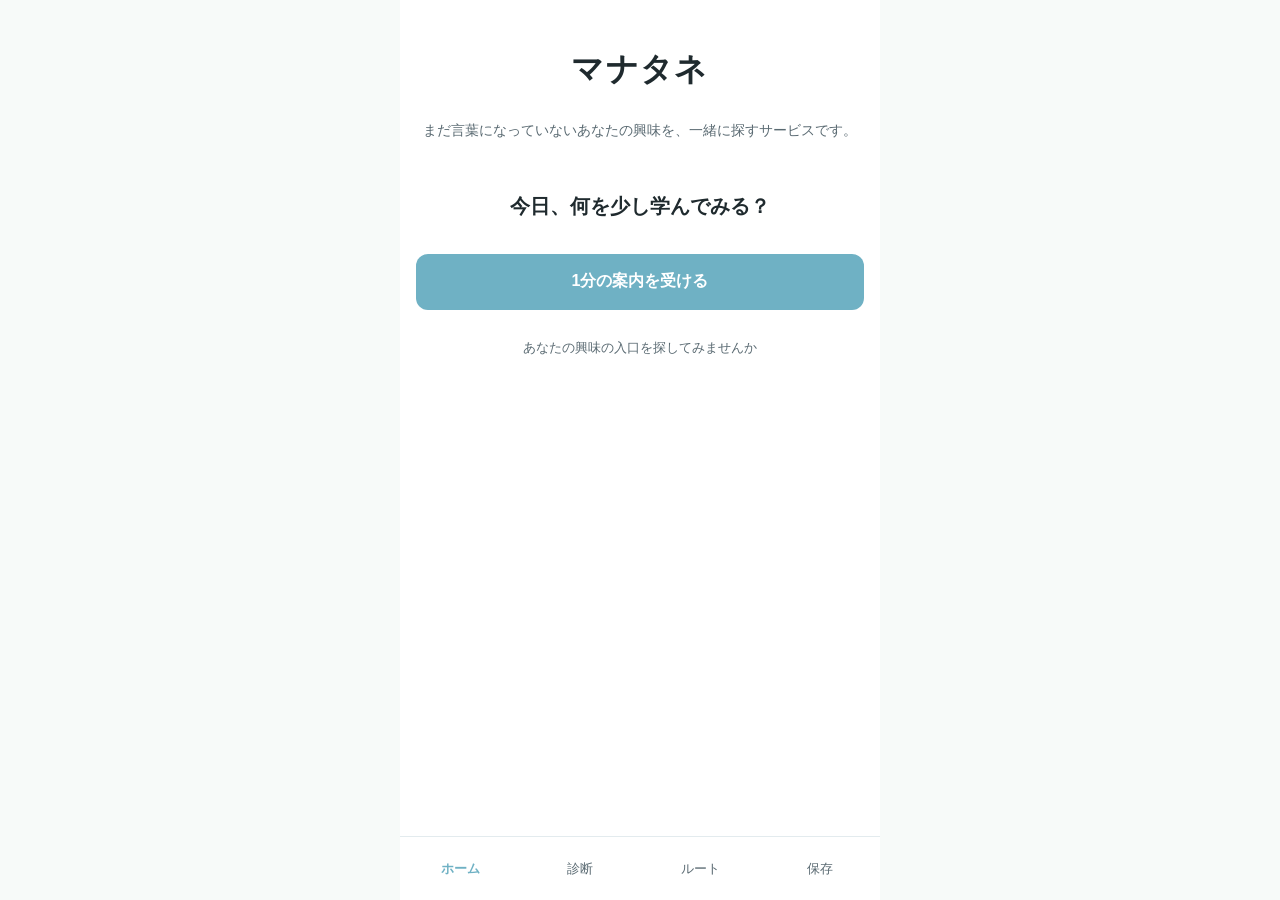
<file: index.html>
<!DOCTYPE html>
<html lang="ja">
<head>
  <meta charset="UTF-8">
  <meta name="viewport" content="width=device-width, initial-scale=1.0, maximum-scale=1.0, user-scalable=no">
  <meta name="description" content="マナタネ (manatane) は、今日の気分や目的に合わせて学び方の入口を1分で探すサービスのプロトタイプです。">
  <title>マナタネ (manatane) プロトタイプ</title>
  <link rel="stylesheet" href="css/style.css">
</head>
<body>
  <main class="app">
    <p class="storage-notice" data-storage-notice hidden>この環境では一時保存が利用できません。診断自体は利用できます。</p>


    <!-- 9.1 ホーム画面 -->
    <section class="screen" id="screen-home" data-screen="home">
      <div class="screen-body">
        <h1 class="brand">マナタネ</h1>
        <p class="service-desc">まだ言葉になっていないあなたの興味を、一緒に探すサービスです。</p>
        <p class="lead">今日、何を少し学んでみる？</p>
        <button class="btn btn-primary" data-action="start">1分の案内を受ける</button>
        <p class="invite">あなたの興味の入口を探してみませんか</p>
      </div>
    </section>

    <!-- 9.2 今日の目的選択画面 -->
    <section class="screen" id="screen-purpose" data-screen="purpose" hidden>
      <header class="screen-header">
        <button class="btn-back" data-action="back" aria-label="戻る">＜ 戻る</button>
        <h2 class="screen-title">今日学びたいのは、どんなことですか？</h2>
      </header>
      <div class="screen-body">
        <div class="card-list" id="purpose-list">
          <button class="card-btn" data-purpose="life">生活に役立てたい</button>
          <button class="card-btn" data-purpose="curiosity">知的好奇心を満たしたい</button>
          <button class="card-btn" data-purpose="hobby">趣味を深めたい</button>
          <button class="card-btn" data-purpose="sidejob">副業の種を探したい</button>
          <button class="card-btn" data-purpose="weakness">苦手を減らしたい</button>
          <button class="card-btn" data-purpose="browse">今日は眺めるだけ</button>
        </div>
      </div>
    </section>

    <!-- 9.3 診断形式選択画面 -->
    <section class="screen" id="screen-diagnosis-type" data-screen="diagnosis-type" hidden>
      <header class="screen-header">
        <button class="btn-back" data-action="back" aria-label="戻る">＜ 戻る</button>
        <h2 class="screen-title">どれで試しますか？</h2>
      </header>
      <div class="screen-body">
        <p class="desc">どれを選んでも、今日のあなたに合わせて案内します。</p>
        <div class="card-list">
          <button class="card-btn card-btn-rich" data-diagnosis="quiz">
            <span class="card-btn-title">クイズで試す</span>
            <span class="card-btn-desc">4つの問いから、興味の方向を一緒に探します。</span>
          </button>
          <button class="card-btn card-btn-rich" data-diagnosis="mood">
            <span class="card-btn-title">気分から見つける</span>
            <span class="card-btn-desc">今日の気分にそって、入口を見つけにいきます。</span>
          </button>
          <button class="card-btn card-btn-rich" data-diagnosis="topic">
            <span class="card-btn-title">気になることから探す</span>
            <span class="card-btn-desc">最近の興味を手がかりに、入口を探します。</span>
          </button>
          <button class="card-btn card-btn-rich" data-diagnosis="path">
            <span class="card-btn-title">これまでの学びから探す</span>
            <span class="card-btn-desc">これまで触れてきたことから、入口を探します。</span>
          </button>
          <button class="card-btn card-btn-rich" data-diagnosis="game">
            <span class="card-btn-title">ゲームで試す</span>
            <span class="card-btn-desc">短いゲームで遊びながら、興味の方向を見つけます。</span>
          </button>
        </div>
      </div>
    </section>

    <!-- 9.4 クイズ診断画面（diagnosis_type=quiz, 4組×知識設問+軸三択 交互方式） -->
    <section class="screen" id="screen-quiz" data-screen="quiz" hidden>
      <header class="screen-header">
        <button class="btn-back" data-action="back" aria-label="戻る">＜ 戻る</button>
        <h2 class="screen-title">1分クイズ</h2>
      </header>
      <div class="screen-body">
        <p class="progress" id="quiz-progress">問題 1 / 4</p>
        <div class="quiz-question" id="quiz-question">
          <p class="quiz-question-text">問題文がここに表示されます。</p>
        </div>
        <div class="card-list" id="quiz-answers">
          <button class="card-btn">選択肢1</button>
          <button class="card-btn">選択肢2</button>
          <button class="card-btn">選択肢3</button>
          <button class="card-btn">選択肢4</button>
        </div>
        <div class="quiz-feedback" id="quiz-feedback" hidden>
          <p class="quiz-feedback-text" id="quiz-feedback-text"></p>
          <p class="note" id="quiz-explanation"></p>
        </div>
        <div class="quiz-axis-block" id="quiz-axis-block" hidden>
          <p class="confidence-label" id="quiz-axis-question"></p>
          <div class="card-list" id="quiz-axis-answers"></div>
        </div>
      </div>
    </section>

    <!-- 9.5 「気分から見つける」画面（diagnosis_type=mood, 4問×4軸構成・補足文付き） -->
    <section class="screen" id="screen-mood" data-screen="mood" hidden>
      <header class="screen-header">
        <button class="btn-back" data-action="back" aria-label="戻る">＜ 戻る</button>
        <h2 class="screen-title">今日の学び方チェック</h2>
      </header>
      <div class="screen-body">
        <p class="progress" id="mood-progress">質問 1 / 4</p>
        <div class="quiz-question" id="mood-question">
          <p class="quiz-question-text">質問文がここに表示されます。</p>
        </div>
        <p class="note" id="mood-question-note">補足文がここに表示されます。</p>
        <div class="card-list" id="mood-answers">
          <button class="card-btn">選択肢</button>
        </div>
      </div>
    </section>

    <!-- 9.11 「気になることから探す」画面（diagnosis_type=topic, 4問×4軸構成） -->
    <section class="screen" id="screen-topic" data-screen="topic" hidden>
      <header class="screen-header">
        <button class="btn-back" data-action="back" aria-label="戻る">＜ 戻る</button>
        <h2 class="screen-title">気になることから探す</h2>
      </header>
      <div class="screen-body">
        <p class="progress" id="topic-progress">質問 1 / 4</p>
        <div class="quiz-question">
          <p class="quiz-question-text" id="topic-question-text">質問文がここに表示されます。</p>
        </div>
        <div class="card-list" id="topic-answers"></div>
      </div>
    </section>

    <!-- 9.12 「これまでの学びから探す」画面（diagnosis_type=path, 4問×4軸構成） -->
    <section class="screen" id="screen-path" data-screen="path" hidden>
      <header class="screen-header">
        <button class="btn-back" data-action="back" aria-label="戻る">＜ 戻る</button>
        <h2 class="screen-title">これまでの学びから探す</h2>
      </header>
      <div class="screen-body">
        <p class="progress" id="path-progress">質問 1 / 4</p>
        <div class="quiz-question">
          <p class="quiz-question-text" id="path-question-text">質問文がここに表示されます。</p>
        </div>
        <div class="card-list" id="path-answers"></div>
      </div>
    </section>

    <!-- 9.6.1 ゲーム選択画面 -->
    <section class="screen" id="screen-game-select" data-screen="game-select" hidden>
      <header class="screen-header">
        <button class="btn-back" data-action="back" aria-label="戻る">＜ 戻る</button>
        <h2 class="screen-title">どちらのゲームで試しますか？</h2>
      </header>
      <div class="screen-body">
        <div class="card-list">
          <button class="card-btn card-btn-rich" data-game="slide_puzzle">
            <span class="card-btn-title">スライドパズル</span>
            <span class="card-btn-desc">4×4のピースを順に並べるパズル（約30〜60秒）。</span>
          </button>
          <button class="card-btn card-btn-rich" data-game="maze">
            <span class="card-btn-title">迷路</span>
            <span class="card-btn-desc">8×8の経路をゴールまで進む（約30〜60秒）。</span>
          </button>
        </div>
        <p class="note">このゲーム結果は、今日の学び方を考えるための参考情報です。能力を確定するものではありません。</p>
      </div>
    </section>

    <!-- 9.6.2 スライドパズル4×4診断画面 -->
    <section class="screen" id="screen-slide-puzzle" data-screen="slide-puzzle" hidden>
      <header class="screen-header">
        <button class="btn-back" data-action="back" aria-label="戻る">＜ 戻る</button>
        <h2 class="screen-title">スライドパズル</h2>
      </header>
      <div class="screen-body">
        <p class="desc">ピースをタップして1から15まで順に並べてください。</p>
        <div class="game-status">
          <span class="game-timer" id="sp-timer">残り 120秒</span>
          <span class="game-meta" id="sp-moves">手数 0</span>
        </div>
        <div class="sp-board" id="sp-board" aria-label="スライドパズル盤面"></div>
        <div class="action-list">
          <button class="btn btn-primary" id="sp-start" data-action="game-start">スタート</button>
          <button class="btn btn-secondary" id="sp-reset" data-action="game-reset" hidden>もう一度シャッフル</button>
          <button class="btn btn-tertiary" id="sp-end" data-game-end hidden>結果を見る</button>
        </div>
        <p class="note">このゲーム結果は、今日の学び方を考えるための参考情報です。能力を確定するものではありません。</p>
      </div>
    </section>

    <!-- 9.6.3 迷路8×8診断画面 -->
    <section class="screen" id="screen-maze" data-screen="maze" hidden>
      <header class="screen-header">
        <button class="btn-back" data-action="back" aria-label="戻る">＜ 戻る</button>
        <h2 class="screen-title">迷路</h2>
      </header>
      <div class="screen-body">
        <p class="desc">スタートからゴールまで進んでください。</p>
        <div class="game-status">
          <span class="game-timer" id="mz-timer">残り 120秒</span>
        </div>
        <div class="mz-board" id="mz-board" aria-label="迷路盤面"></div>
        <div class="mz-dpad" aria-label="操作パッド">
          <button type="button" class="mz-dir mz-dir-up"    data-mz-dir="up"    aria-label="上へ">↑</button>
          <button type="button" class="mz-dir mz-dir-left"  data-mz-dir="left"  aria-label="左へ">←</button>
          <button type="button" class="mz-dir mz-dir-down"  data-mz-dir="down"  aria-label="下へ">↓</button>
          <button type="button" class="mz-dir mz-dir-right" data-mz-dir="right" aria-label="右へ">→</button>
        </div>
        <div class="action-list">
          <button class="btn btn-primary" id="mz-start" data-action="game-start">スタート</button>
          <button class="btn btn-secondary" id="mz-reset" data-action="game-reset" hidden>別の迷路を生成</button>
          <button class="btn btn-tertiary" id="mz-end" data-game-end hidden>結果を見る</button>
        </div>
        <p class="note">このゲーム結果は、今日の学び方を考えるための参考情報です。能力を確定するものではありません。</p>
      </div>
    </section>

    <!-- 9.7 診断結果画面 -->
    <section class="screen" id="screen-result" data-screen="result" hidden>
      <header class="screen-header">
        <button class="btn-back" data-action="back" aria-label="戻る">＜ 戻る</button>
        <h2 class="screen-title">今日の学び方の入口</h2>
      </header>
      <div class="screen-body">
        <div class="result-card">
          <p class="result-name" id="result-name">結果名</p>
          <p class="result-desc" id="result-desc">説明文</p>
          <div class="result-section">
            <h3 class="result-section-title">理由</h3>
            <ul class="result-list" id="result-reasons">
              <li>選択した目的</li>
            </ul>
          </div>
          <div class="result-section">
            <h3 class="result-section-title">おすすめ</h3>
            <ul class="result-list" id="result-recommendations">
              <li>5分で試せる教材</li>
            </ul>
          </div>
          <div class="result-section">
            <h3 class="result-section-title">避けたい入口</h3>
            <ul class="result-list" id="result-avoid">
              <li>長時間講義</li>
            </ul>
          </div>
        </div>
        <div class="action-list">
          <button class="btn btn-primary" data-go="guide">今日のガイドを見る</button>
          <button class="btn btn-secondary" data-go="routes">おすすめルートを見る</button>
          <button class="btn btn-tertiary" data-go="purpose">もう一度診断する</button>
        </div>
      </div>
    </section>

    <!-- 9.8 ガイド詳細画面 -->
    <section class="screen" id="screen-guide" data-screen="guide" hidden>
      <header class="screen-header">
        <button class="btn-back" data-action="back" aria-label="戻る">＜ 戻る</button>
        <h2 class="screen-title">今日、気が合いそうなガイド</h2>
      </header>
      <div class="screen-body">
        <div class="guide-card">
          <div class="guide-image">
            <img id="guide-image" alt="" />
          </div>
          <div class="guide-card-body">
            <p class="guide-line" id="guide-line">一言</p>
            <p class="guide-label" id="guide-label">ガイド名</p>
            <p class="guide-notice">この一言は本人の発言ではなく、考え方を学習向けに要約したものです。</p>
            <div class="guide-meta">
              <p class="guide-person" id="guide-person">参考人物</p>
              <p class="guide-era-region" id="guide-era-region"></p>
            </div>
            <div class="result-section">
              <h3 class="result-section-title">どんな人？</h3>
              <p id="guide-bio">紹介文</p>
            </div>
            <div class="result-section">
              <h3 class="result-section-title">この人から借りる視点</h3>
              <p id="guide-translation">学習向けの視点</p>
            </div>
            <div class="result-section">
              <h3 class="result-section-title">今日の1分アクション</h3>
              <p id="guide-action">1分アクション</p>
            </div>
            <div class="result-section">
              <h3 class="result-section-title">関連テーマ</h3>
              <ul class="result-list" id="guide-topics">
                <li>テーマ</li>
              </ul>
            </div>
            <button class="btn btn-primary guide-route-cta" id="guide-route-cta" data-go="routes" type="button">ルートを探す</button>
          </div>
        </div>
        <div class="action-list">
          <button class="btn btn-primary" data-go="routes">この視点で学びを探す</button>
          <button class="btn btn-secondary" data-go="result">診断結果に戻る</button>
        </div>
      </div>
    </section>

    <!-- 9.9 おすすめルート画面 -->
    <section class="screen" id="screen-routes" data-screen="routes" hidden>
      <header class="screen-header">
        <button class="btn-back" data-action="back" aria-label="戻る">＜ 戻る</button>
        <h2 class="screen-title">おすすめのルート</h2>
      </header>
      <div class="screen-body">
        <div class="card-list" id="route-list">
          <article class="route-card">
            <p class="route-title">ルート名</p>
            <p class="route-desc">説明</p>
            <p class="route-meta">向いている状態：参考</p>
            <p class="route-meta">想定時間：5〜10分</p>
            <div class="route-links">
              <a class="route-link" href="https://example.com" target="_blank" rel="noopener noreferrer">
                <div class="route-link__body">
                  <div class="route-link__label">ページ名</div>
                  <div class="route-link__source">引用元</div>
                </div>
                <div class="route-link__icon" aria-hidden="true">↗</div>
              </a>
            </div>
          </article>
        </div>
        <div class="action-list">
          <button class="btn btn-primary" data-go="save">この結果を保存する</button>
          <button class="btn btn-secondary" data-go="result">診断結果に戻る</button>
        </div>
      </div>
    </section>

    <!-- 読み物画面 -->
    <section class="screen" id="screen-article" data-screen="article" hidden>
      <header class="screen-header">
        <button class="btn-back" data-action="back" aria-label="戻る">＜ 戻る</button>
        <h2 class="screen-title">寄り道のタネ</h2>
      </header>
      <div class="screen-body">
        <article class="article-card">
          <h1 class="article-title" id="article-title">タイトル</h1>
          <p class="article-verified" id="article-verified"></p>
          <div class="article-body" id="article-body"></div>
        </article>
      </div>
    </section>

    <!-- 9.10 保存案内画面 -->
    <section class="screen" id="screen-save" data-screen="save" hidden>
      <header class="screen-header">
        <button class="btn-back" data-action="back" aria-label="戻る">＜ 戻る</button>
        <h2 class="screen-title">この結果を保存するとできること</h2>
      </header>
      <div class="screen-body">
        <p class="desc">今後の本番版では、診断結果を保存して、興味の変化や学習ルートを見返せるようにする予定です。</p>
        <div class="result-section">
          <h3 class="result-section-title">できること</h3>
          <ul class="result-list">
            <li>診断履歴の保存</li>
            <li>興味の変化の記録</li>
            <li>7日間学習プラン</li>
            <li>出会ったガイド一覧</li>
            <li>おすすめルートの保存</li>
          </ul>
        </div>
        <button class="btn btn-primary" data-go="home">ホームに戻る</button>
      </div>
    </section>

    <!-- エラー表示（17.1 / 17.3） -->
    <section class="screen" id="screen-error" data-screen="error" hidden>
      <div class="screen-body">
        <p class="desc" id="error-message">データを読み込めませんでした。ページを再読み込みしてください。</p>
        <button class="btn btn-primary" data-action="reload">再読み込み</button>
      </div>
    </section>

  </main>

  <!-- 15. 下部固定ナビ -->
  <nav class="bottom-nav" aria-label="メインナビゲーション">
    <button class="nav-btn" data-nav="home">ホーム</button>
    <button class="nav-btn" data-nav="diagnosis">診断</button>
    <button class="nav-btn" data-nav="routes">ルート</button>
    <button class="nav-btn" data-nav="save">保存</button>
  </nav>

  <script src="js/vendor/marked.umd.js" defer></script>
  <script src="js/games.js" defer></script>
  <script src="js/app.js" defer></script>
</body>
</html>
</file>
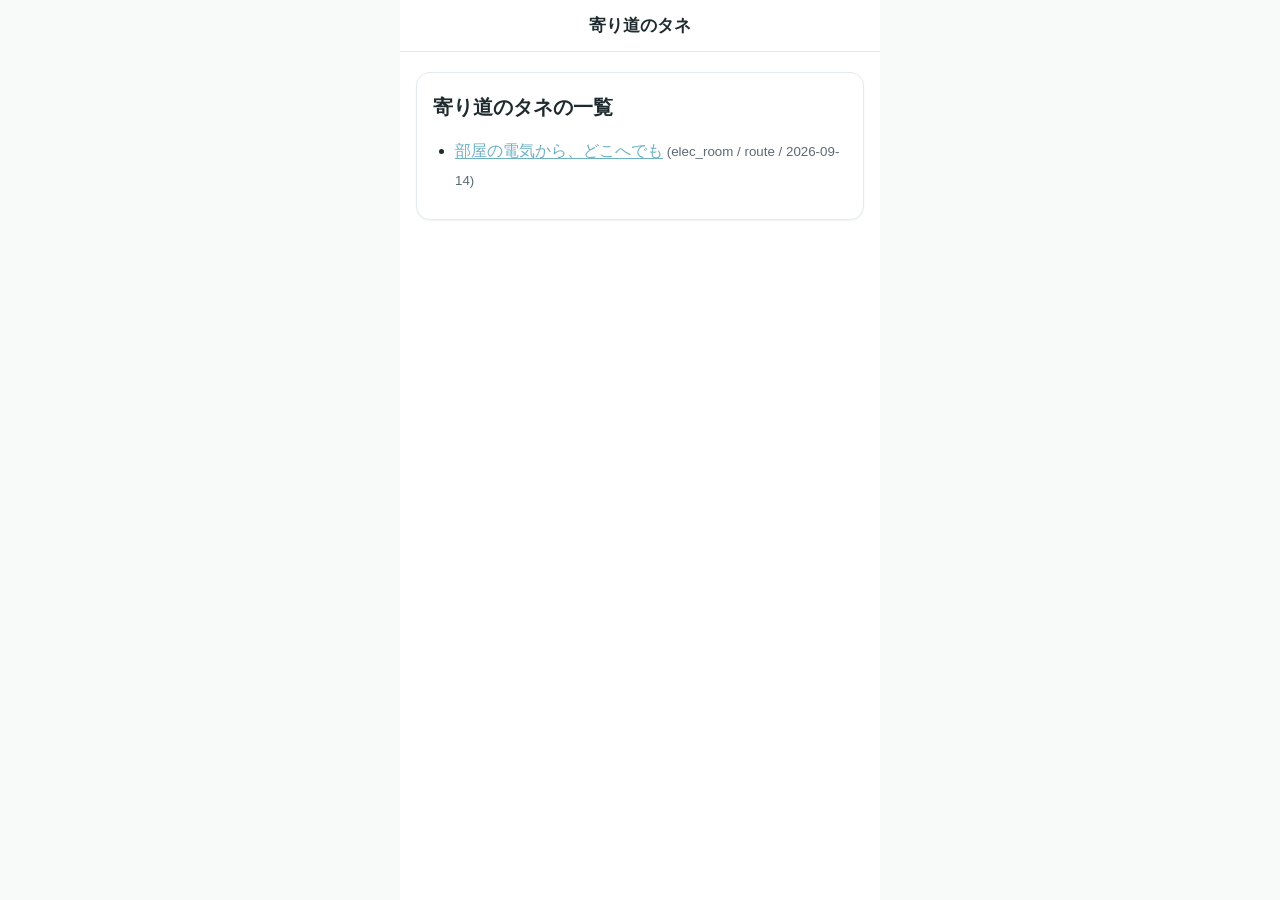
<file: dev/article.html>
<!DOCTYPE html>
<html lang="ja">
<head>
  <meta charset="UTF-8">
  <meta name="viewport" content="width=device-width, initial-scale=1.0">
  <meta name="robots" content="noindex, nofollow">
  <title>寄り道のタネ 確認用 - マナタネ</title>
  <!-- 本体と同じスタイルを使う。本体の index.html からはリンクしない開発用ページ。 -->
  <link rel="stylesheet" href="../css/style.css">
  <style>
    /* 下部固定ナビを置かないので、その分の余白だけ打ち消す(本体の style.css は変更しない) */
    body { padding-bottom: 24px; }
    .dev-bar {
      font-size: 12px;
      color: var(--color-text-sub);
      padding: 6px 16px;
      background: var(--color-beige);
      border-bottom: 1px solid var(--color-border);
    }
    .dev-bar a { color: var(--color-text-sub); }
    /* &dev=1 のときだけ、内部リンクの直後に種類と ID を小さく添える */
    .dev-internal-tag {
      font-size: 11px;
      font-weight: 400;
      color: var(--color-text-sub);
      margin-left: 2px;
      white-space: nowrap;
    }
    .dev-list { margin: 0; padding-left: 20px; line-height: 1.8; }
    .dev-list small { color: var(--color-text-sub); }
  </style>
</head>
<body>
  <div class="app">
    <section class="screen" id="screen-article" data-screen="article">
      <div class="dev-bar" id="dev-bar" hidden>開発用の確認ページです。本体からはリンクされていません。<a href="article.html?dev=1" id="dev-bar-list">一覧へ</a></div>
      <header class="screen-header">
        <h2 class="screen-title" style="padding-right:0">寄り道のタネ</h2>
      </header>
      <div class="screen-body">
        <article class="article-card">
          <h1 class="article-title" id="article-title">読み込み中…</h1>
          <p class="article-verified" id="article-verified"></p>
          <div class="article-body" id="article-body"></div>
        </article>
      </div>
    </section>
  </div>

  <script src="../js/vendor/marked.umd.js"></script>
  <script>
  /* 本体 js/app.js の読み物表示(stripMemoSections / sanitizeArticleHtml / renderMarkdown)と
   * 同じ処理を複製している。本体側を変更したときは、ここも合わせて更新すること。
   * 違いは 1 点のみ: article:/guide:/route: の内部リンクを遷移させない(href を持たない a 要素にする)。
   * アドレスに &dev=1 が付いているときだけ、リンクの直後に種類と ID を小さく添え、開発用の帯を表示する。 */
  (function () {
    'use strict';
    const ARTICLES_JSON = '../data/articles.json';
    const PARAMS = new URLSearchParams(window.location.search);
    const DEV_MODE = PARAMS.get('dev') === '1';
    // 確認用: &today=YYYY-MM-DD が付いているときだけ、現在日付をその日として経過日数を判定する(本体にはない)
    const TODAY = (function () {
      const m = /^(\d{4})-(\d{2})-(\d{2})$/.exec(PARAMS.get('today') || '');
      return m ? new Date(+m[1], +m[2] - 1, +m[3]) : new Date();
    })();
    const ARTICLE_MEMO_PREFIX = '編集メモ';
    // 3: 画像は content/articles/ を基点に解決(このページは dev/ 配下なので ../ を付ける)
    const ARTICLE_IMAGE_BASE = '../content/articles/';
    const ARTICLE_IMAGE_RE = /^images\/[A-Za-z0-9_\-]+\/[A-Za-z0-9_\-]+\.(svg|png|jpg|jpeg|gif|webp)$/i;
    // 1: guide-image:{guide_id} は images/guides/{guide_id}.png(このページからは ../ 付き)
    const GUIDE_IMAGE_BASE = '../images/guides/';
    const GUIDE_IMAGE_RE = /^guide-image:([A-Za-z0-9_\-]+)$/;
    const ARTICLE_ALLOWED_TAGS = {
      h2: 1, h3: 1, p: 1, br: 1, hr: 1, strong: 1, em: 1, b: 1, i: 1, del: 1, code: 1, pre: 1,
      ul: 1, ol: 1, li: 1, blockquote: 1, a: 1,
      table: 1, thead: 1, tbody: 1, tr: 1, th: 1, td: 1,
    };

    function parseInternalTarget(url) {
      const m = /^(article|guide|route):([A-Za-z0-9_\-]+)$/.exec(String(url || '').trim());
      return m ? { kind: m[1], id: m[2] } : null;
    }

    // 1.4: 「編集メモ」で始まる見出しのセクションは表示しない(本体と同じ)
    function stripMemoSections(md) {
      const lines = String(md || '').split(/\r?\n/);
      const out = [];
      let skipLevel = 0;
      for (let i = 0; i < lines.length; i += 1) {
        const m = /^(#{1,6})\s*(.*?)\s*#*\s*$/.exec(lines[i]);
        if (m) {
          const level = m[1].length;
          if (skipLevel && level <= skipLevel) skipLevel = 0;
          if (!skipLevel && m[2].indexOf(ARTICLE_MEMO_PREFIX) === 0) { skipLevel = level; continue; }
        }
        if (!skipLevel) out.push(lines[i]);
      }
      return out.join('\n');
    }

    // 確認用: 内部リンクは href を持たない a 要素にして、本体と同じ見た目のまま遷移しないようにする。
    // &dev=1 のときだけ「テキスト [kind: id]」の添え字を付ける。
    function makeInternalPreview(target, srcNode, walk) {
      const a = document.createElement('a');
      a.className = 'article-link article-link--internal';
      walk(srcNode, a);
      if (DEV_MODE) {
        const tag = document.createElement('small');
        tag.className = 'dev-internal-tag';
        tag.textContent = ' [' + target.kind + ': ' + target.id + ']';
        a.appendChild(tag);
      }
      return a;
    }

    // 2: 外部リンクの直後に小さく「↗」を添える(本体と同じ)
    function makeExternalLinkIcon() {
      const s = document.createElement('span');
      s.className = 'article-link__icon';
      s.setAttribute('aria-hidden', 'true');
      s.textContent = '↗';
      return s;
    }

    // 1: guide-image:{guide_id} はガイド画像を、直後の段落の右に小さく回り込ませて表示する。
    // 画像が無い場合は placeholder.png にフォールバックする。
    function makeGuideImage(guideId, alt) {
      const img = document.createElement('img');
      img.className = 'article-guide-image';
      img.alt = alt || '';
      img.onerror = function () {
        if (img.src.indexOf('placeholder.png') === -1) { img.onerror = null; img.src = GUIDE_IMAGE_BASE + 'placeholder.png'; }
      };
      img.src = GUIDE_IMAGE_BASE + guideId + '.png';
      return img;
    }

    // guide-image だけを含む段落(<p><img></p>)は p で包まず、次の段落の右に回り込むようにする
    function isGuideImageOnlyParagraph(p) {
      let imgs = 0;
      for (let i = 0; i < p.childNodes.length; i += 1) {
        const c = p.childNodes[i];
        if (c.nodeType === Node.TEXT_NODE) { if (c.nodeValue.trim()) return false; continue; }
        if (c.nodeType !== Node.ELEMENT_NODE) continue;
        if (c.tagName.toLowerCase() === 'img' && GUIDE_IMAGE_RE.test(c.getAttribute('src') || '')) { imgs += 1; continue; }
        return false;
      }
      return imgs > 0;
    }

    // 1: verified_at を「YYYY年M月D日時点の情報をもとにしています。」にする(本体と同じ)
    function formatVerifiedAt(iso) {
      const v = parseIsoDate(iso);
      if (!v) return '';
      return v.y + '年' + v.m + '月' + v.d + '日時点の情報をもとにしています。';
    }

    // verified_at からの経過日数(端末の現在日付との差、日単位)。判定は表示時に行い、データは書き換えない。
    const VERIFIED_STALE_DAYS = 365; // これを超えたら、たしかめた日の一文に補足を続ける
    const VERIFIED_OLD_DAYS = 730;   // これを超えたら、各 h2 見出しの直前にも一行を置く
    function parseIsoDate(iso) {
      const m = /^(\d{4})-(\d{2})-(\d{2})$/.exec(String(iso || ''));
      return m ? { y: +m[1], m: +m[2], d: +m[3] } : null;
    }
    function daysSinceVerified(iso, today) {
      const v = parseIsoDate(iso);
      if (!v) return null;
      const t = today || new Date();
      return Math.floor((Date.UTC(t.getFullYear(), t.getMonth(), t.getDate()) - Date.UTC(v.y, v.m - 1, v.d)) / 86400000);
    }
    function formatVerifiedMonth(iso) {
      const v = parseIsoDate(iso);
      return v ? v.y + '年' + v.m + '月' : '';
    }
    // 「YYYY年M月D日時点の情報をもとにしています。」+ 365日超なら補足の一文(同じ書式で続ける)
    function verifiedInfoText(iso, today) {
      const base = formatVerifiedAt(iso);
      if (!base) return '';
      const days = daysSinceVerified(iso, today);
      if (days !== null && days > VERIFIED_STALE_DAYS) {
        return base + 'その後、制度や数字が変わっている場合があります。最新の情報は、文末の「この話のもと」からたしかめられます。';
      }
      return base;
    }
    // 730日超なら、本文の各 h2 見出しの直前に小さな一行を置く
    function insertSectionNotes(bodyEl, iso, today) {
      const days = daysSinceVerified(iso, today);
      if (days === null || days <= VERIFIED_OLD_DAYS) return;
      const text = 'この節は、' + formatVerifiedMonth(iso) + '時点の制度や数字にもとづいています。';
      Array.prototype.forEach.call(bodyEl.querySelectorAll('h2'), h => {
        const p = document.createElement('p');
        p.className = 'article-section-note';
        p.textContent = text;
        h.parentNode.insertBefore(p, h);
      });
    }

    function applyExternalLink(el, href) {
      if (/^https?:\/\//i.test(href)) {
        el.href = href;
        el.target = '_blank';
        el.rel = 'noopener noreferrer';
        el.className = 'article-link article-link--external';
        return true;
      }
      return false;
    }

    // 4: 変換後の HTML を許可タグだけで組み直す(本体と同じ。内部リンクの扱いのみ確認用に変更)
    function sanitizeArticleHtml(html) {
      const doc = new DOMParser().parseFromString('<!doctype html><body>' + html, 'text/html');
      const frag = document.createDocumentFragment();
      function walk(src, dst) {
        Array.prototype.forEach.call(src.childNodes, node => {
          if (node.nodeType === Node.TEXT_NODE) { dst.appendChild(document.createTextNode(node.nodeValue)); return; }
          if (node.nodeType !== Node.ELEMENT_NODE) return;
          let tag = node.tagName.toLowerCase();
          if (tag === 'h1' || tag === 'script' || tag === 'style' || tag === 'iframe' ||
              tag === 'object' || tag === 'embed' || tag === 'form' || tag === 'input' || tag === 'button') return;
          if (tag === 'h4' || tag === 'h5' || tag === 'h6') tag = 'h3';
          if (tag === 'p' && isGuideImageOnlyParagraph(node)) { walk(node, dst); return; }
          if (tag === 'img') {
            const src = node.getAttribute('src') || '';
            const alt = node.getAttribute('alt') || '';
            const gm = GUIDE_IMAGE_RE.exec(src);
            if (gm) { dst.appendChild(makeGuideImage(gm[1], alt)); return; }
            if (!ARTICLE_IMAGE_RE.test(src)) return;
            const img = document.createElement('img');
            img.src = ARTICLE_IMAGE_BASE + src;
            img.alt = alt;
            dst.appendChild(img);
            return;
          }
          if (!ARTICLE_ALLOWED_TAGS[tag]) { walk(node, dst); return; }
          if (tag === 'a') {
            const href = node.getAttribute('href') || '';
            const internal = parseInternalTarget(href);
            if (internal) { dst.appendChild(makeInternalPreview(internal, node, walk)); return; }
            const a = document.createElement('a');
            if (!applyExternalLink(a, href)) { walk(node, dst); return; }
            walk(node, a);
            a.appendChild(makeExternalLinkIcon());
            dst.appendChild(a);
            return;
          }
          const el = document.createElement(tag);
          walk(node, el);
          dst.appendChild(el);
        });
      }
      walk(doc.body, frag);
      return frag;
    }

    function renderMarkdown(md) {
      const src = stripMemoSections(md);
      if (window.marked && typeof window.marked.parse === 'function') {
        return sanitizeArticleHtml(window.marked.parse(src, { gfm: true, breaks: false }));
      }
      const frag = document.createDocumentFragment();
      src.split(/\n{2,}/).forEach(para => {
        const p = document.createElement('p');
        p.textContent = para;
        frag.appendChild(p);
      });
      return frag;
    }

    // ---- ページ固有の処理 ----
    const titleEl = document.getElementById('article-title');
    const verifiedEl = document.getElementById('article-verified');
    const bodyEl = document.getElementById('article-body');

    function showMessage(text) {
      bodyEl.innerHTML = '';
      const p = document.createElement('p');
      p.className = 'desc';
      p.textContent = text;
      bodyEl.appendChild(p);
    }

    function showList(articles, note) {
      titleEl.textContent = '寄り道のタネの一覧';
      verifiedEl.textContent = note || '';
      bodyEl.innerHTML = '';
      if (!articles.length) { showMessage('articles.json に寄り道のタネがありません。'); return; }
      const ul = document.createElement('ul');
      ul.className = 'dev-list';
      articles.forEach(a => {
        const li = document.createElement('li');
        const link = document.createElement('a');
        link.href = 'article.html?id=' + encodeURIComponent(a.article_id) + (DEV_MODE ? '&dev=1' : '');
        link.textContent = a.title || a.article_id;
        li.appendChild(link);
        const meta = document.createElement('small');
        meta.textContent = ' (' + a.article_id + ' / ' + (a.role || '') + ' / ' + (a.verified_at || '') + ')';
        li.appendChild(meta);
        ul.appendChild(li);
      });
      bodyEl.appendChild(ul);
    }

    function showArticle(a) {
      document.title = (a.title || a.article_id) + ' - 寄り道のタネ 確認用';
      titleEl.textContent = a.title || '';
      verifiedEl.textContent = verifiedInfoText(a.verified_at, TODAY);
      showMessage('読み込み中…');
      return fetch('../' + a.file, { cache: 'no-cache' }).then(r => {
        if (!r.ok) throw new Error('HTTP ' + r.status + ' for ' + a.file);
        return r.text();
      }).then(md => {
        bodyEl.innerHTML = '';
        bodyEl.appendChild(renderMarkdown(md));
        insertSectionNotes(bodyEl, a.verified_at, TODAY);
      });
    }

    const id = PARAMS.get('id');
    const devBar = document.getElementById('dev-bar');
    if (devBar) devBar.hidden = !DEV_MODE;
    fetch(ARTICLES_JSON, { cache: 'no-cache' }).then(r => {
      if (!r.ok) throw new Error('HTTP ' + r.status + ' for ' + ARTICLES_JSON);
      return r.json();
    }).then(articles => {
      const list = Array.isArray(articles) ? articles : [];
      if (!id) { showList(list, ''); return; }
      const a = list.filter(x => x.article_id === id)[0];
      if (!a) { showList(list, 'id「' + id + '」は articles.json にありません。'); return; }
      return showArticle(a);
    }).catch(err => {
      console.error('[dev/article] load failed:', err);
      titleEl.textContent = '読み込みエラー';
      verifiedEl.textContent = '';
      showMessage('読み込みに失敗しました: ' + err.message);
    });
  })();
  </script>
</body>
</html>
</file>
<file: css/style.css>
/* manatane prototype - mobile only stylesheet */

:root {
  --color-bg: #f7faf9;
  --color-surface: #ffffff;
  --color-text: #1f2a2e;
  --color-text-sub: #5a6a72;
  --color-accent: #6fb1c4;
  --color-accent-soft: #cfe6ee;
  --color-leaf: #8bbf9f;
  --color-beige: #f1ead9;
  --color-border: #e3ebee;
  --color-danger: #c9665e;
  --radius-card: 14px;
  --radius-btn: 12px;
  --shadow-card: 0 1px 2px rgba(31, 42, 46, 0.06);
  --nav-height: 64px;
}

* {
  box-sizing: border-box;
}

html, body {
  margin: 0;
  padding: 0;
  background: var(--color-bg);
  color: var(--color-text);
  font-family: -apple-system, BlinkMacSystemFont, "Hiragino Sans", "Yu Gothic UI", sans-serif;
  font-size: 16px;
  line-height: 1.6;
  -webkit-text-size-adjust: 100%;
}

body {
  max-width: 480px;
  margin: 0 auto;
  min-height: 100vh;
  padding-bottom: calc(var(--nav-height) + env(safe-area-inset-bottom, 0px));
  background: var(--color-surface);
}

.app {
  display: block;
  width: 100%;
}

/* screen */
.screen[hidden] {
  display: none;
}

.screen {
  display: flex;
  flex-direction: column;
  min-height: calc(100vh - var(--nav-height));
}

.screen-header {
  display: flex;
  align-items: center;
  gap: 8px;
  padding: 12px 16px;
  border-bottom: 1px solid var(--color-border);
  background: var(--color-surface);
  position: sticky;
  top: 0;
  z-index: 1;
}

.screen-title {
  margin: 0;
  font-size: 17px;
  font-weight: 600;
  flex: 1;
  text-align: center;
  padding-right: 48px;
}

.btn-back {
  appearance: none;
  background: transparent;
  border: none;
  color: var(--color-text-sub);
  font-size: 15px;
  padding: 8px 4px;
  cursor: pointer;
  min-height: 36px;
}

.screen-body {
  padding: 20px 16px 24px;
  display: flex;
  flex-direction: column;
  gap: 16px;
  flex: 1;
}

/* home brand */
.brand {
  margin: 24px 0 8px;
  font-size: 32px;
  font-weight: 700;
  text-align: center;
  letter-spacing: 0.04em;
}

/* ホーム画面のサービス説明文（サービス名の直下）。本文よりやや控えめ。 */
.service-desc {
  margin: 0 0 20px;
  text-align: center;
  color: var(--color-text-sub);
  font-size: 14px;
  line-height: 1.6;
}

.lead {
  text-align: center;
  font-size: 20px;
  font-weight: 600;
  margin: 12px 0 16px;
}

/* ホーム画面のボタン下に置く誘い文。小さく柔らかい印象。 */
.invite {
  text-align: center;
  color: var(--color-text-sub);
  font-size: 13px;
  line-height: 1.5;
  margin: 12px 0 0;
}

.desc {
  color: var(--color-text-sub);
  font-size: 15px;
  margin: 0;
}

.note {
  color: var(--color-text-sub);
  font-size: 12px;
  margin: 8px 0 0;
  line-height: 1.5;
}

/* buttons */
.btn {
  display: flex;
  align-items: center;
  justify-content: center;
  width: 100%;
  min-height: 56px;
  padding: 12px 16px;
  border: none;
  border-radius: var(--radius-btn);
  font-size: 16px;
  font-weight: 600;
  cursor: pointer;
  text-decoration: none;
  text-align: center;
}

.btn-primary {
  background: var(--color-accent);
  color: #fff;
}

.btn-secondary {
  background: var(--color-accent-soft);
  color: var(--color-text);
}

.btn-tertiary {
  background: transparent;
  color: var(--color-text-sub);
  border: 1px solid var(--color-border);
}

/* card list & card button */
.card-list {
  display: flex;
  flex-direction: column;
  gap: 12px;
}

.card-btn {
  appearance: none;
  background: var(--color-surface);
  border: 1px solid var(--color-border);
  border-radius: var(--radius-card);
  padding: 16px;
  text-align: left;
  font-size: 16px;
  color: var(--color-text);
  min-height: 56px;
  cursor: pointer;
  box-shadow: var(--shadow-card);
  width: 100%;
}

.card-btn-rich {
  display: flex;
  flex-direction: column;
  gap: 4px;
  padding: 18px 16px;
  min-height: 72px;
}

.card-btn-title {
  font-weight: 600;
  font-size: 16px;
}

.card-btn-desc {
  color: var(--color-text-sub);
  font-size: 13px;
  line-height: 1.5;
}

/* quiz */
.progress {
  color: var(--color-text-sub);
  font-size: 13px;
  margin: 0;
}

.quiz-question {
  background: var(--color-beige);
  border-radius: var(--radius-card);
  padding: 16px;
}

.quiz-question-text {
  margin: 0;
  font-size: 16px;
  font-weight: 600;
  line-height: 1.6;
}

.quiz-confidence {
  margin-top: 8px;
}

.quiz-feedback {
  background: var(--color-surface);
  border: 1px solid var(--color-border);
  border-radius: var(--radius-card);
  padding: 12px 14px;
}

.quiz-feedback-text {
  margin: 0 0 4px;
  font-size: 15px;
  font-weight: 600;
}

.quiz-feedback-text.is-correct {
  color: var(--color-leaf);
}

.quiz-feedback-text.is-wrong {
  color: var(--color-danger);
}

.card-btn.is-selected {
  border-color: var(--color-accent);
  background: var(--color-accent-soft);
}

.card-btn.is-correct {
  border-color: var(--color-leaf);
  background: #e8f3ec;
}

.card-btn.is-wrong {
  border-color: var(--color-danger);
  background: #f7e6e4;
}

.card-btn[disabled] {
  cursor: default;
  opacity: 0.85;
}

.confidence-label {
  margin: 0 0 8px;
  font-size: 14px;
  color: var(--color-text-sub);
}

/* game */
.game-status {
  text-align: center;
  font-size: 15px;
  color: var(--color-text-sub);
}

.game-timer {
  font-weight: 600;
  color: var(--color-text);
}

.game-status {
  display: flex;
  justify-content: space-between;
  align-items: center;
  font-size: 14px;
  color: var(--color-text-sub);
}

.game-meta {
  color: var(--color-text-sub);
}

/* ===== スライドパズル (9.6.2) ===== */
.sp-board {
  display: grid;
  grid-template-columns: repeat(4, 1fr);
  gap: 4px;
  background: var(--color-beige);
  padding: 6px;
  border-radius: var(--radius-card);
  aspect-ratio: 1 / 1;
  touch-action: manipulation;
  user-select: none;
}

.sp-cell {
  appearance: none;
  border: 1px solid var(--color-border);
  background: var(--color-surface);
  border-radius: 8px;
  font-size: 22px;
  font-weight: 700;
  color: var(--color-text);
  display: flex;
  align-items: center;
  justify-content: center;
  cursor: pointer;
  min-height: 0;
  aspect-ratio: 1 / 1;
  -webkit-tap-highlight-color: transparent;
}

.sp-cell-empty {
  background: transparent;
  border-color: transparent;
  box-shadow: none;
  cursor: default;
}

/* ===== 迷路 (9.6.3) ===== */
.mz-board {
  display: grid;
  grid-template-columns: repeat(8, 1fr);
  gap: 0;
  background: var(--color-surface);
  padding: 0;
  border-radius: 8px;
  aspect-ratio: 1 / 1;
  touch-action: manipulation;
  user-select: none;
}

.mz-cell {
  background: var(--color-surface);
  border: 1px solid transparent;
  aspect-ratio: 1 / 1;
  position: relative;
}

.mz-cell.w-top    { border-top-color: var(--color-text); }
.mz-cell.w-right  { border-right-color: var(--color-text); }
.mz-cell.w-bottom { border-bottom-color: var(--color-text); }
.mz-cell.w-left   { border-left-color: var(--color-text); }

.mz-cell.is-start {
  background: var(--color-accent-soft);
}

.mz-cell.is-goal {
  background: #e8f3ec;
}

.mz-cell.is-player::after {
  content: '';
  position: absolute;
  left: 20%;
  top: 20%;
  width: 60%;
  height: 60%;
  background: var(--color-accent);
  border-radius: 50%;
}

.mz-dpad {
  display: grid;
  grid-template-columns: repeat(3, 60px);
  grid-template-rows: repeat(3, 60px);
  gap: 6px;
  justify-content: center;
  margin: 8px auto 0;
}

.mz-dir {
  appearance: none;
  border: 1px solid var(--color-border);
  background: var(--color-surface);
  border-radius: 12px;
  font-size: 22px;
  font-weight: 600;
  color: var(--color-text);
  cursor: pointer;
  -webkit-tap-highlight-color: transparent;
}

.mz-dir-up    { grid-column: 2; grid-row: 1; }
.mz-dir-left  { grid-column: 1; grid-row: 2; }
.mz-dir-down  { grid-column: 2; grid-row: 3; }
.mz-dir-right { grid-column: 3; grid-row: 2; }

/* result */
.result-card {
  background: var(--color-surface);
  border: 1px solid var(--color-border);
  border-radius: var(--radius-card);
  padding: 20px 16px;
  box-shadow: var(--shadow-card);
  display: flex;
  flex-direction: column;
  gap: 12px;
}

/* 9.8: ガイドカード。画像をカード上端の全幅で見せるため、コンテナ自身は
   パディングを持たず、内側 .guide-card-body にテキスト用パディングを置く。
   overflow:hidden により画像の上端角丸がカード角丸と一致する。 */
.guide-card {
  background: var(--color-surface);
  border: 1px solid var(--color-border);
  border-radius: var(--radius-card);
  padding: 0;
  box-shadow: var(--shadow-card);
  display: flex;
  flex-direction: column;
  gap: 0;
  overflow: hidden;
}

.guide-card-body {
  display: flex;
  flex-direction: column;
  gap: 12px;
  padding: 20px 16px;
}

.guide-meta {
  display: flex;
  flex-direction: column;
  gap: 2px;
}

/* 6.5: 81通りの表示名(15〜22文字)に対応。複数行表示を許容。 */
.result-name {
  margin: 0;
  font-size: 20px;
  font-weight: 700;
  color: var(--color-accent);
  line-height: 1.4;
  word-break: keep-all;
  overflow-wrap: break-word;
}

.result-desc {
  margin: 0;
  font-size: 15px;
  line-height: 1.7;
}

.result-section {
  display: flex;
  flex-direction: column;
  gap: 6px;
}

.result-section-title {
  margin: 0;
  font-size: 14px;
  font-weight: 600;
  color: var(--color-text-sub);
}

.result-list {
  margin: 0;
  padding-left: 18px;
  font-size: 15px;
  line-height: 1.7;
}

.action-list {
  display: flex;
  flex-direction: column;
  gap: 12px;
  margin-top: 4px;
}

/* guide */
.guide-label {
  margin: 0;
  font-size: 20px;
  font-weight: 700;
  color: var(--color-leaf);
}

.guide-person {
  margin: 0;
  font-size: 14px;
  color: var(--color-text-sub);
}

.guide-era-region {
  margin: 0;
  font-size: 12px;
  color: var(--color-text-sub);
}

.guide-era-region:empty {
  display: none;
}

/* 9.8: ガイド画像はカード上端の全幅・正方形。border-radius は持たず、
   カード側の overflow:hidden で上端角丸が自動的に切り取られる。
   各ガイドの背景色は画像自身が含む前提で、カード上部の色面として機能する。 */
.guide-image {
  width: 100%;
  background: var(--color-beige);
}

.guide-image img {
  display: block;
  width: 100%;
  aspect-ratio: 1 / 1;
  height: auto;
  object-fit: cover;
}

.guide-line {
  margin: 0;
  font-size: 16px;
  line-height: 1.7;
  background: var(--color-beige);
  padding: 12px;
  border-radius: var(--radius-card);
}

.guide-notice {
  margin: 0;
  font-size: 12px;
  color: var(--color-text-sub);
}

/* 9.8: ガイドカード末尾のルート誘導CTA。本文ブロックから視覚的に離す。 */
.guide-route-cta {
  margin-top: 8px;
}

/* route */
.route-card {
  background: var(--color-surface);
  border: 1px solid var(--color-border);
  border-radius: var(--radius-card);
  padding: 16px;
  box-shadow: var(--shadow-card);
  display: flex;
  flex-direction: column;
  gap: 8px;
}

.route-title {
  margin: 0;
  font-size: 17px;
  font-weight: 700;
}

.route-desc {
  margin: 0;
  font-size: 14px;
  color: var(--color-text);
}

.route-meta {
  margin: 0;
  font-size: 13px;
  color: var(--color-text-sub);
}

/* 9.9: 1ルートに対して最大3件のリンクを縦に並べる領域 */
.route-links {
  display: flex;
  flex-direction: column;
  gap: 8px;
  margin-top: 4px;
}

/* 9.9: 各リンクは「ページ名（主）+ 引用元（副）+ 矢印アイコン」の構造を持つ */
.route-link {
  display: flex;
  align-items: center;
  justify-content: space-between;
  gap: 12px;
  padding: 12px 14px;
  background: var(--color-surface, #fff);
  border: 1px solid var(--color-border, #e0e0e0);
  border-radius: 10px;
  color: var(--color-text, #222);
  text-decoration: none;
  transition: background 0.15s ease, border-color 0.15s ease;
}

.route-link:hover,
.route-link:focus-visible {
  background: var(--color-surface-hover, #f5f5f5);
  border-color: var(--color-border-strong, #c8c8c8);
}

.route-link__body {
  display: flex;
  flex-direction: column;
  gap: 2px;
  min-width: 0;
  flex: 1 1 auto;
}

.route-link__label {
  font-size: 14px;
  font-weight: 600;
  color: var(--color-text, #222);
  line-height: 1.4;
  word-break: break-word;
}

.route-link__source {
  font-size: 12px;
  color: var(--color-text-sub, #777);
  line-height: 1.3;
  word-break: break-word;
}

.route-link__icon {
  flex: 0 0 auto;
  font-size: 16px;
  color: var(--color-text-sub, #777);
  line-height: 1;
}

/* 2: サービス内リンク(読み物など)。同じタブで遷移するのでアイコンは「→」 */
.route-link--internal .route-link__icon {
  color: var(--color-accent);
}

/* 読み物画面 */
.article-card {
  background: var(--color-surface);
  border: 1px solid var(--color-border);
  border-radius: var(--radius-card);
  padding: 20px 16px;
  box-shadow: var(--shadow-card);
}

.article-title {
  margin: 0 0 6px;
  font-size: 20px;
  font-weight: 700;
  line-height: 1.4;
  color: var(--color-text);
  word-break: keep-all;
  overflow-wrap: break-word;
}

.article-verified {
  margin: 0 0 16px;
  font-size: 12px;
  color: var(--color-text-sub);
}

.article-body {
  font-size: 16px;
  line-height: 1.75;
  color: var(--color-text);
  overflow-wrap: break-word;
}

.article-body > :first-child { margin-top: 0; }
.article-body > :last-child { margin-bottom: 0; }

/* 見出しは2段階(## と ###) */
.article-body h2 {
  margin: 28px 0 10px;
  font-size: 18px;
  font-weight: 700;
  line-height: 1.5;
  color: var(--color-text);
}

.article-body h3 {
  margin: 20px 0 8px;
  font-size: 16px;
  font-weight: 600;
  line-height: 1.5;
  color: var(--color-text-sub);
}

.article-body p { margin: 0 0 14px; }

.article-body ul,
.article-body ol {
  margin: 0 0 14px;
  padding-left: 22px;
}

.article-body li { margin: 4px 0; }

.article-body hr {
  border: none;
  border-top: 1px solid var(--color-border);
  margin: 22px 0;
}

.article-body blockquote {
  margin: 0 0 14px;
  padding: 10px 14px;
  background: var(--color-beige);
  border-radius: var(--radius-card);
}

.article-body a {
  color: var(--color-accent);
  text-decoration: underline;
  text-underline-offset: 2px;
}

.article-body .article-link--internal {
  color: var(--color-leaf);
  font-weight: 600;
}

/* 表: 480px 幅に収めるためセル内で折り返し、横スクロールは出さない */
.article-body table {
  width: 100%;
  border-collapse: collapse;
  table-layout: fixed;
  margin: 0 0 14px;
  font-size: 13px;
  line-height: 1.5;
}

.article-body th,
.article-body td {
  border: 1px solid var(--color-border);
  padding: 6px 8px;
  vertical-align: top;
  text-align: left;
  overflow-wrap: anywhere;
  word-break: break-word;
}

.article-body th {
  background: var(--color-bg);
  font-weight: 600;
  color: var(--color-text-sub);
}

/* コードブロック(等幅の文字図): 折り返さず、はみ出す場合のみブロック内で横スクロール */
.article-body pre {
  margin: 0 0 14px;
  padding: 12px 14px;
  background: var(--color-bg);
  border: 1px solid var(--color-border);
  border-radius: var(--radius-card);
  overflow-x: auto;
  white-space: pre;
  font-size: 13px;
  line-height: 1.5;
}

.article-body code {
  font-family: ui-monospace, SFMono-Regular, Menlo, Consolas, monospace;
  font-size: 0.92em;
  background: var(--color-bg);
  padding: 1px 4px;
  border-radius: 4px;
}

.article-body pre code {
  padding: 0;
  background: none;
  white-space: pre;
}

/* 3: 挿絵・図解。カードの横幅いっぱい(最大480px)、高さは自動、上下に余白 */
.article-body img {
  display: block;
  width: 100%;
  max-width: 100%;
  height: auto;
  margin: 8px 0 16px;
}

/* 2: 本文中の外部リンクの直後に添える小さな「↗」 */
.article-link__icon {
  display: inline-block;
  font-size: 0.75em;
  margin-left: 2px;
  vertical-align: baseline;
}

/* 1: 人物の認識のための図(guide-image:)。直後の段落の右に小さく回り込ませる。
   右余白なし・左余白12px・下余白8px。 */
.article-body .article-guide-image {
  float: right;
  width: 108px;
  height: 108px;
  object-fit: cover;
  margin: 0 0 8px 12px;
  border-radius: var(--radius-btn);
  background: var(--color-beige);
}

/* 回り込みは節の終わり(区切り線・次の見出し)で解除する */
.article-body h2,
.article-body hr {
  clear: both;
}

/* たしかめた日から730日を超えたとき、各 h2 の直前に置く小さな一行(本文より小さく) */
.article-body .article-section-note {
  clear: both;
  margin: 28px 0 0;
  font-size: 13px;
  line-height: 1.5;
  color: var(--color-text-sub);
}

.article-body .article-section-note + h2 {
  margin-top: 6px;
}

/* bottom nav (15) */
.bottom-nav {
  position: fixed;
  bottom: 0;
  left: 50%;
  transform: translateX(-50%);
  width: 100%;
  max-width: 480px;
  height: var(--nav-height);
  background: var(--color-surface);
  border-top: 1px solid var(--color-border);
  display: flex;
  z-index: 10;
  padding-bottom: env(safe-area-inset-bottom, 0px);
}

.nav-btn {
  flex: 1;
  appearance: none;
  background: transparent;
  border: none;
  font-size: 13px;
  color: var(--color-text-sub);
  cursor: pointer;
  min-height: 48px;
}

.nav-btn[aria-current="page"] {
  color: var(--color-accent);
  font-weight: 600;
}

/* 17.3: localStorage が使えない環境向けの注意表示 */
.storage-notice {
  margin: 0;
  padding: 10px 14px;
  background: var(--color-beige);
  border-bottom: 1px solid var(--color-border);
  font-size: 13px;
  color: var(--color-text-sub);
  text-align: center;
}
</file>
